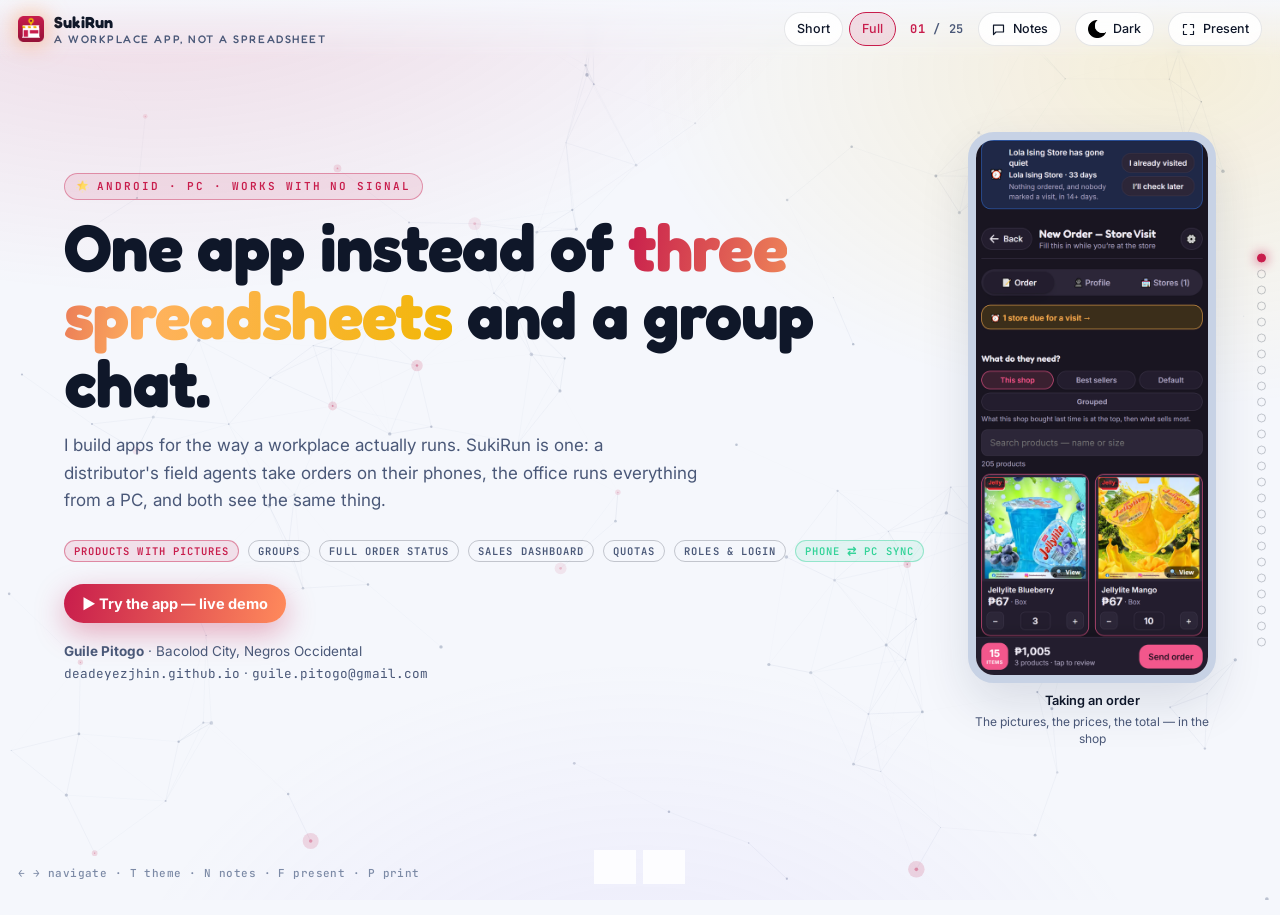
<file: index.html>
<!DOCTYPE html>
<html lang="en" data-theme="dark">
<head>
<meta charset="utf-8">
<meta name="viewport" content="width=device-width, initial-scale=1">
<title>SukiRun — one app instead of the spreadsheets</title>
<meta name="description" content="SukiRun: a workplace app for a distributor's field agents and office — products with pictures, groups, orders with a full status trail, a sales dashboard, quotas, roles and sync between phone and PC. And how the same approach fits other businesses. Portfolio presentation by Guile Pitogo.">
<link rel="icon" href="assets/suki-icon.png">
<link rel="preconnect" href="https://fonts.googleapis.com">
<link rel="preconnect" href="https://fonts.gstatic.com" crossorigin>
<link href="https://fonts.googleapis.com/css2?family=Inter:wght@300;400;500;600;700;800&family=Fredoka:wght@400;500;600;700&family=JetBrains+Mono:wght@400;600&display=swap" rel="stylesheet">
<link rel="stylesheet" href="deck.css?v=21">
</head>
<body>

<canvas id="stars"></canvas>
<div class="bg-wash"></div>
<div class="progress" id="prog"></div>

<header class="topbar">
  <div class="brand">
    <img src="assets/suki-icon.png" alt="">
    <div>SukiRun<small>A workplace app, not a spreadsheet</small></div>
  </div>
  <div class="spacer"></div>
  <div class="deckswitch" title="Short: the 12 slides to present. Full: everything, to read.">
    <button class="btn" data-set="short">Short</button><button class="btn" data-set="full">Full</button>
  </div>
  <span class="counter" id="counter"><b>01</b> / 25</span>
  <button class="btn" id="notesBtn" title="Toggle speaker notes (N)">
    <svg viewBox="0 0 24 24"><path d="M4 5h16v11H8l-4 4z"/></svg><span>Notes</span>
  </button>
  <button class="btn" id="themeBtn" title="Toggle light / dark (T)">
    <img class="icn tint" id="themeIcon" src="assets/sun.png" alt=""><span id="themeLabel">Light</span>
  </button>
  <button class="btn" id="fsBtn" title="Fullscreen (F)">
    <svg viewBox="0 0 24 24"><path d="M4 9V4h5M20 9V4h-5M4 15v5h5M20 15v5h-5"/></svg><span>Present</span>
  </button>
</header>

<nav class="rail" id="rail"></nav>

<div class="navarrows">
  <button class="btn" id="prevBtn"><svg viewBox="0 0 24 24"><path d="M15 5l-7 7 7 7"/></svg></button>
  <button class="btn" id="nextBtn"><svg viewBox="0 0 24 24"><path d="M9 5l7 7-7 7"/></svg></button>
</div>
<div class="hint">← → navigate · T theme · N notes · F present · P print</div>

<main class="deck" id="deck">

<!-- ═══════════ 01 · COVER ═══════════ -->
<section class="slide" data-title="Cover" data-short>
  <div class="wrap appsplit">
    <div>
      <span class="eyebrow"><img class="icn tint" style="width:13px;height:13px" src="assets/star.png" alt="">Android · PC · works with no signal</span>
      <h1>One app instead of <span class="grad">three spreadsheets</span> and a group chat.</h1>
      <p class="sub" style="max-width:58ch">I build apps for the way a workplace actually runs. SukiRun is one: a distributor's field agents take orders on their phones, the office runs everything from a PC, and both see the same thing.</p>
      <div class="cover-badges">
        <span class="pill acc">Products with pictures</span>
        <span class="pill">Groups</span>
        <span class="pill">Full order status</span>
        <span class="pill">Sales dashboard</span>
        <span class="pill">Quotas</span>
        <span class="pill">Roles &amp; login</span>
        <span class="pill good">Phone ⇄ PC sync</span>
      </div>
      <div style="margin-top:22px;display:flex;gap:10px;flex-wrap:wrap">
        <a class="try" href="https://deadeyezjhin.github.io/sukirun-deck/demo/" target="_blank" rel="noopener">▶ Try the app — live demo</a>
      </div>
      <p class="sub" style="margin-top:18px;font-size:13.5px">
        <b>Guile Pitogo</b> · Bacolod City, Negros Occidental<br>
        <span class="mono">deadeyezjhin.github.io</span> · <span class="mono">guile.pitogo@gmail.com</span>
      </p>
    </div>
    <div class="shot">
      <div class="frame todo" data-shot="order-form.png">order-form.png</div>
      <div class="cap"><b>Taking an order</b>The pictures, the prices, the total — in the shop</div>
    </div>
  </div>
  <div class="speaker"><b>Speaker</b>Open with what they get, not how it was built. Every slide after this is one thing a boss asks about: products, groups, status, the dashboard, the agents' numbers, who can log in, and how the phone and the PC stay in step.</div>
</section>

<!-- ═══════════ 02 · BEFORE ═══════════ -->
<section class="slide" data-title="Before" data-short>
  <div class="wrap">
    <span class="eyebrow">Before</span>
    <h2>The same order was typed <span class="grad">three times</span></h2>
    <p class="sub">A distributor in Bacolod City. Field agents visit sari-sari stores and take orders for noodles, sauces and sweets.</p>
    <div class="grid g4">
      <div class="card"><div class="cardhead"><img class="icn mono" src="assets/cross.png" alt=""><h3>In the shop</h3></div>
        <p class="sub" style="margin:0">A notebook and a phone calculator. The customer changes their mind — the whole column is added up again.</p></div>
      <div class="card"><div class="cardhead"><img class="icn mono" src="assets/cross.png" alt=""><h3>In the group chat</h3></div>
        <p class="sub" style="margin:0">The order typed again into Messenger, standing in the street, numbered by hand.</p></div>
      <div class="card"><div class="cardhead"><img class="icn mono" src="assets/cross.png" alt=""><h3>At the warehouse</h3></div>
        <p class="sub" style="margin:0">Read off the chat and typed a third time to be packed. Three chances for a number to change.</p></div>
      <div class="card"><div class="cardhead"><img class="icn mono" src="assets/cross.png" alt=""><h3>At the office</h3></div>
        <p class="sub" style="margin:0">A spreadsheet of customers, one of products and prices, and the month's sales added up at the end of the month.</p></div>
    </div>
    <div class="note" style="margin-top:18px">
      <b>The rule I build by:</b> anything that makes a person redo work by hand is worth removing. Every screen in this deck exists because it removes one of those steps.
    </div>
  </div>
  <div class="speaker"><b>Speaker</b>Don't oversell. There was no system to replace — there was a notebook, a calculator, a chat and some spreadsheets.</div>
</section>

<!-- ═══════════ 03 · AFTER ═══════════ -->
<section class="slide" data-title="After">
  <div class="wrap">
    <span class="eyebrow">After</span>
    <h2>Every spreadsheet became <span class="grad">a screen that does the work</span></h2>
    <p class="sub">A spreadsheet holds a list. An app holds the work: it knows who is allowed to change what, what happens next, and it adds itself up.</p>
    <div class="ba">
      <div class="head">What they kept by hand</div><div></div><div class="head h2">What the app does instead</div>
      <div class="was"><b>Customers spreadsheet</b> — names, numbers, addresses</div><div class="arr">→</div>
      <div class="now"><b>Store book</b> — saved from the order itself, with what each shop bought last time</div>
      <div class="was"><b>Products spreadsheet</b> — prices that go out of date</div><div class="arr">→</div>
      <div class="now"><b>Catalogue with pictures</b> — one price list, changed once in the office, on every phone</div>
      <div class="was"><b>Notebook + calculator</b></div><div class="arr">→</div>
      <div class="now"><b>Order form</b> — tap the product, the total is always right</div>
      <div class="was"><b>Messenger + retyping</b></div><div class="arr">→</div>
      <div class="now"><b>Send to office</b> — the warehouse gets the exact order; a copy is still ready to paste in the chat</div>
      <div class="was"><b>"Is my order coming?"</b> phone calls</div><div class="arr">→</div>
      <div class="now"><b>Full status</b> — sent, confirmed, packed, delivered, with who and when</div>
      <div class="was"><b>Month-end sales tally</b></div><div class="arr">→</div>
      <div class="now"><b>Dashboard and quotas</b> — every agent's day, week and month, live</div>
    </div>
  </div>
</section>

<!-- ═══════════ 04 · LOGIN & ROLES ═══════════ -->
<section class="slide" data-title="Login and roles" data-short>
  <div class="wrap appsplit two">
    <div>
      <span class="eyebrow">Accounts</span>
      <h2>Everyone logs in, and sees <span class="grad">only their job</span></h2>
      <p class="sub">One app, five kinds of screen. The office decides who is what.</p>
      <div class="grid g2">
        <div class="card tight"><div class="cardhead"><img class="icn mono" src="assets/padlock.png" alt=""><h3>Accounts</h3></div>
          <ul class="clean">
            <li>Email and password, per person</li>
            <li>A new sign-up starts with <b>nothing</b> — the office gives the role</li>
            <li>Switch someone off and their phone stops getting the list</li>
          </ul></div>
        <div class="card tight"><div class="cardhead"><img class="icn mono" src="assets/crown.png" alt=""><h3>Five roles</h3></div>
          <ul class="clean">
            <li><b>Field agent</b> — takes orders, sees only their own shops</li>
            <li><b>Admin / secretary</b> — confirms, sees everyone</li>
            <li><b>Warehouse</b> — products, prices, pictures</li>
            <li><b>Delivery</b> — packs and delivers</li>
            <li><b>Store owner</b> — orders directly</li>
          </ul></div>
      </div>
      <div class="note">The rules are enforced by the <b>database</b>, not just by hiding buttons. An agent's phone is never sent another agent's customers.</div>
    </div>
    <div class="shots">
      <div class="shot">
        <div class="frame todo" data-shot="login.png">login.png</div>
        <div class="cap"><b>Log in</b>Once online, then it works offline</div>
      </div>
      <div class="shot">
        <div class="frame todo" data-shot="home.png">home.png</div>
        <div class="cap"><b>The roles</b>Each opens a different screen</div>
      </div>
    </div>
  </div>
  <div class="speaker"><b>Speaker</b>Bosses ask "can an agent see the other agents' customers?" — the answer is no, and it is the database that says no.</div>
</section>

<!-- ═══════════ 05 · PRODUCTS ═══════════ -->
<section class="slide" data-title="Products" data-short>
  <div class="wrap appsplit wide">
    <div>
      <span class="eyebrow">Product system</span>
      <h2>Products, <span class="grad">with the picture</span></h2>
      <p class="sub" style="margin-bottom:12px">Agents sell by showing the pack. The catalogue is pictures first.</p>
      <div class="card tight"><div class="cardhead"><img class="icn mono" src="assets/layer-up.png" alt=""><h3>Change it once</h3></div>
        <p class="sub" style="margin:0">Price, name, picture or pack size is changed in the office and reaches every phone. Orders already sent keep the price they were agreed at.</p></div>
      <div class="card tight" style="margin-top:10px"><div class="cardhead"><img class="icn mono" src="assets/defence.png" alt=""><h3>Hide, don't delete</h3></div>
        <p class="sub" style="margin:0">Out of stock this week? One tap takes it off every agent's list, and one tap brings it back.</p></div>
      <div class="card tight" style="margin-top:10px"><div class="cardhead"><img class="icn mono" src="assets/moon.png" alt=""><h3>Pictures with no signal</h3></div>
        <p class="sub" style="margin:0">Photos are saved on the phone, so the catalogue still shows in a shop with no signal.</p></div>
    </div>
    <div class="shot wide desk">
      <div class="frame todo" data-shot="admin-products.png">admin-products.png</div>
      <div class="cap"><b>Products Management</b>On the office PC — every card has its group, price and pack</div>
    </div>
  </div>
</section>

<!-- ═══════════ 06 · GROUPS ═══════════ -->
<section class="slide" data-title="Groups" data-short>
  <div class="wrap">
    <span class="eyebrow">Group system</span>
    <h2>200 products, found in <span class="grad">two taps</span></h2>
    <p class="sub">Scrolling 200 pictures in front of a customer is slow. The office sorts products into groups with a colour; the agent opens the group the customer asked about.</p>
    <div class="pair three">
      <div class="shot">
        <div class="frame todo" data-shot="grouped.png">grouped.png</div>
        <div class="cap"><b>The agent's phone</b>Groups, with the best seller on the cover</div>
      </div>
      <div class="shot wide desk zoom" style="--ar:1380/561">
        <div class="frame todo" data-shot="admin-groups-zoom.png">admin-groups-zoom.png</div>
        <div class="cap"><b>The office</b>Make, rename, colour and re-order groups — every phone follows</div>
      </div>
      <div class="side">
        <div class="card tight"><h3 style="font-size:14px;margin:0 0 4px">One product, two groups</h3><p class="sub" style="margin:0;font-size:12.8px">A jar of sweets can sit in Sweets and in Jar candy.</p></div>
        <div class="card tight"><h3 style="font-size:14px;margin:0 0 4px">Groups itself</h3><p class="sub" style="margin:0;font-size:12.8px">A new product is placed beside the products named like it.</p></div>
        <div class="card tight"><h3 style="font-size:14px;margin:0 0 4px">Shows what's unsure</h3><p class="sub" style="margin:0;font-size:12.8px">A guess is marked with "?" until someone confirms it.</p></div>
      </div>
    </div>
  </div>
</section>

<!-- ═══════════ 07 · NOTHING FORGOTTEN ═══════════ -->
<section class="slide" data-title="Nothing forgotten">
  <div class="wrap">
    <span class="eyebrow">Adding a product</span>
    <h2>It tells you <span class="grad">what you forgot</span></h2>
    <p class="sub">A product added without a price or a picture is a product an agent cannot sell. So the app checks before it saves, and keeps a list of anything still unfinished.</p>
    <div class="pair">
      <div class="shot">
        <div class="frame todo" data-shot="add-forgot.png">add-forgot.png</div>
        <div class="cap"><b>Add product</b>The empty boxes shake and light up; the group is already picked from the name</div>
      </div>
      <div class="shot wide desk zoom" style="--ar:1380/538">
        <div class="frame todo" data-shot="admin-missing-zoom.png">admin-missing-zoom.png</div>
        <div class="cap"><b>Missing something</b>Every product with no photo, price, pack or group — one tab, gone when there is nothing left</div>
      </div>
    </div>
  </div>
  <div class="speaker"><b>Speaker</b>This came from a real mistake: a product added in a hurry with no group ended up in a folder of its own. The fix was not a warning in a manual — it was the app catching it.</div>
</section>

<!-- ═══════════ 08 · TAKING AN ORDER ═══════════ -->
<section class="slide" data-title="Taking an order">
  <div class="wrap">
    <span class="eyebrow">The job itself</span>
    <h2>An order, <span class="grad">start to finish</span>, in the shop</h2>
    <p class="sub">The agent hands the phone across the counter. The customer sees the pictures and the total, not a notebook.</p>
    <div class="shots">
      <div class="shot">
        <div class="frame todo" data-shot="order-form.png">order-form.png</div>
        <div class="cap"><b>1 · Pick</b>What this shop bought last time comes first</div>
      </div>
      <div class="shot">
        <div class="frame todo" data-shot="cart.png">cart.png</div>
        <div class="cap"><b>2 · Check</b>The basket, changed as many times as they like</div>
      </div>
      <div class="shot">
        <div class="frame todo" data-shot="summary.png">summary.png</div>
        <div class="cap"><b>3 · Send</b>To the office, and a copy ready for the group chat</div>
      </div>
    </div>
  </div>
</section>

<!-- ═══════════ 09 · FULL STATUS ═══════════ -->
<section class="slide" data-title="Full status" data-short>
  <div class="wrap appsplit two">
    <div>
      <span class="eyebrow">Full status system</span>
      <h2>Every order has <span class="grad">a trail</span></h2>
      <p class="sub">Sent → Confirmed → On the way → Delivered, and underneath it every step with <b>who</b> did it and <b>when</b>.</p>
      <div class="tl">
        <div class="step"><h3>The agent</h3><p>Sees their order move without calling the office.</p></div>
        <div class="step"><h3>The office</h3><p>Confirms, assigns a driver, marks packed — and can take a step back. Taking it back is written down too.</p></div>
        <div class="step"><h3>The warehouse and driver</h3><p>Packed, delivered, paid — each one a stamp with a name on it.</p></div>
        <div class="step"><h3>The boss</h3><p>"Where is this order and who touched it?" has an answer on one screen.</p></div>
      </div>
    </div>
    <div class="shots">
      <div class="shot">
        <div class="frame todo" data-shot="profile-today.png">profile-today.png</div>
        <div class="cap"><b>The agent's view</b>A bar per order</div>
      </div>
      <div class="shot">
        <div class="frame todo" data-shot="status-timeline.png">status-timeline.png</div>
        <div class="cap"><b>Full status</b>Who did what, and when</div>
      </div>
    </div>
  </div>
</section>

<!-- ═══════════ 10 · DASHBOARD ═══════════ -->
<section class="slide" data-title="Dashboard" data-short>
  <div class="wrap appsplit wide">
    <div>
      <span class="eyebrow">Dashboard</span>
      <h2>The office, <span class="grad">at a glance</span></h2>
      <p class="sub" style="margin-bottom:12px">Opened on a PC. The four numbers at the top are the ones the office asks every morning.</p>
      <div class="grid g2">
        <div class="card tight"><div class="kpi acc" style="font-size:26px">New</div><div class="lbl">Orders nobody has opened yet</div></div>
        <div class="card tight"><div class="kpi acc" style="font-size:26px">₱</div><div class="lbl">Value waiting to be confirmed</div></div>
        <div class="card tight"><div class="kpi acc" style="font-size:26px">Pack</div><div class="lbl">Confirmed, still to pack</div></div>
        <div class="card tight"><div class="kpi acc" style="font-size:26px">Owed</div><div class="lbl">Delivered but unpaid</div></div>
      </div>
      <div class="note">Filter by agent, date or status and the numbers follow the filter — they always describe what is on screen.</div>
    </div>
    <div class="shot wide desk">
      <div class="frame todo" data-shot="admin-orders.png">admin-orders.png</div>
      <div class="cap"><b>Admin → Orders</b>New, confirmed, packed, delivered, unpaid — one click each</div>
    </div>
  </div>
</section>

<!-- ═══════════ 11 · AGENTS: DAILY SALES & QUOTA ═══════════ -->
<section class="slide" data-title="Daily sales and quota" data-short>
  <div class="wrap appsplit two">
    <div>
      <span class="eyebrow">Daily earnings &amp; quota</span>
      <h2>Each agent's day, week and <span class="grad">target</span></h2>
      <p class="sub">No month-end tally. The numbers add themselves up from the orders as they are sent.</p>
      <div class="card tight"><div class="cardhead"><img class="icn mono" src="assets/stopwatch.png" alt=""><h3>Day by day</h3></div>
        <p class="sub" style="margin:0">Monday to Saturday: orders, shops and pesos for each day. Tap back to see last week.</p></div>
      <div class="card tight" style="margin-top:10px"><div class="cardhead"><img class="icn mono" src="assets/fire.png" alt=""><h3>Monthly quota</h3></div>
        <p class="sub" style="margin:0">The office sets a target per agent. The agent sees a bar that fills, and how much is left to go.</p></div>
      <div class="card tight" style="margin-top:10px"><div class="cardhead"><img class="icn mono" src="assets/badge.png" alt=""><h3>The boss sees everyone</h3></div>
        <p class="sub" style="margin:0">The same board for any agent, from Admin → Team. Only orders actually sent are counted.</p></div>
    </div>
    <div class="shots">
      <div class="shot">
        <div class="frame todo" data-shot="profile.png">profile.png</div>
        <div class="cap"><b>The agent</b>My month, my week</div>
      </div>
      <div class="shot">
        <div class="frame todo" data-shot="agent-week.png">agent-week.png</div>
        <div class="cap"><b>The boss</b>Any agent, and their target</div>
      </div>
    </div>
  </div>
</section>

<!-- ═══════════ 12 · SYNC ═══════════ -->
<section class="slide" data-title="Sync" data-short>
  <div class="wrap">
    <span class="eyebrow">The biggest part</span>
    <h2>Phone and PC, <span class="grad">always the same</span> — even with no signal</h2>
    <p class="sub">Half the shops have no signal, so the phone saves first and syncs when it can.</p>
    <div class="syncrow">
      <div class="shot">
        <div class="frame todo" data-shot="summary.png">summary.png</div>
        <div class="cap"><b>Agent's phone</b>In the shop, no signal needed</div>
      </div>
      <div class="flow v">
        <div class="node hot"><div class="k">0 bars · in the shop</div><h3>Saved on the phone</h3><p>The order exists the moment it is sent. A badge says what is waiting.</p></div>
        <div class="to">↓</div>
        <div class="node"><div class="k">Back in signal</div><h3>Syncs by itself</h3><p>What waited goes up; what other phones did comes down.</p></div>
        <div class="to">⇅</div>
        <div class="node hot"><div class="k">One shared database</div><h3>Checked, then stored</h3><p>Who is allowed is checked on the server. No row is lost.</p></div>
      </div>
      <div class="shot wide desk">
        <div class="frame todo" data-shot="admin-orders.png">admin-orders.png</div>
        <div class="cap"><b>Office PC</b>Same app in a browser — the order is there as it arrives</div>
      </div>
    </div>
    <div class="grid g3 syncnotes" style="margin-top:14px">
      <div class="card tight"><div class="cardhead"><img class="icn mono" src="assets/check.png" alt=""><h3>Office → every phone</h3></div>
        <p class="sub" style="margin:0">A new price, a hidden product, a new group — on every agent's phone at the next sync.</p></div>
      <div class="card tight"><div class="cardhead"><img class="icn mono" src="assets/defence.png" alt=""><h3>Two people, one order</h3></div>
        <p class="sub" style="margin:0">Changes are merged row by row, not "last one wins". Two phones editing at once do not wipe each other out.</p></div>
      <div class="card tight"><div class="cardhead"><img class="icn mono" src="assets/lightning.png" alt=""><h3>Phone or PC, same account</h3></div>
        <p class="sub" style="margin:0">An Android app for the field, a browser tab for the office. One build, one list, one truth.</p></div>
    </div>
  </div>
  <div class="speaker"><b>Speaker</b>This is the part that separates an app from a shared spreadsheet. A shared sheet needs signal and lets the last person to save overwrite everyone else.</div>
</section>

<!-- ═══════════ 13 · NEXT: RECEIPT → STOCK ═══════════ -->
<section class="slide" data-title="Next: receipt to stock">
  <div class="wrap">
    <span class="eyebrow">Next step · not built yet</span>
    <h2>Print the receipt, <span class="grad">the stock takes care of itself</span></h2>
    <p class="sub">The warehouse packs like a cashier: pick the customer's products into a box, list them, print a receipt. If the office already has a stock or cashier system, I would connect to it, not replace it.</p>
    <div class="flow">
      <div class="node"><div class="k">Warehouse</div><h3>Pack the box</h3><p>Products listed as they go in.</p></div>
      <div class="to">→</div>
      <div class="node hot"><div class="k">Receipt printed</div><h3>Stock goes down</h3><p>Every line on the receipt comes off the count.</p></div>
      <div class="to">→</div>
      <div class="node"><div class="k">Stock reaches 0</div><h3>Hides itself</h3><p>Off every agent's list, so nobody offers what cannot be sent.</p></div>
      <div class="to">→</div>
      <div class="node"><div class="k">Restocked</div><h3>Comes back</h3><p>Back on the list for everyone.</p></div>
    </div>
    <div class="grid g2" style="margin-top:16px">
      <div class="card tight"><div class="cardhead"><img class="icn mono" src="assets/check.png" alt=""><h3>Already in the app</h3></div>
        <p class="sub" style="margin:0">A stock count the office owns, and hiding a product from every phone. This joins the two.</p></div>
      <div class="card tight"><div class="cardhead"><img class="icn mono" src="assets/warning.png" alt=""><h3>The honest gap</h3></div>
        <p class="sub" style="margin:0">An agent with no signal still sees the last list they downloaded. The fix is to show how old that list is, not pretend it is live.</p></div>
    </div>
  </div>
</section>

<!-- ═══════════ 14 · ANY BUSINESS ═══════════ -->
<section class="slide" data-title="Any business" data-short>
  <div class="wrap">
    <span class="eyebrow">Beyond this one company</span>
    <h2>Every business keeps <span class="grad">the same five lists</span></h2>
    <p class="sub">Different trade, same shape. Once I know where a business keeps these five, I know where the retyping is — and that is where an app pays for itself.</p>
    <div class="four">
      <div class="card"><div class="big">👥</div><h3>Customers</h3><p>Who buys, where they are, what they bought last</p></div>
      <div class="card"><div class="big">📦</div><h3>Products</h3><p>Or services — with a price and a picture</p></div>
      <div class="card"><div class="big">🧾</div><h3>Orders</h3><p>Or jobs, bookings, tickets</p></div>
      <div class="card"><div class="big">🧑‍💼</div><h3>People</h3><p>Who took it, who did it, their target</p></div>
      <div class="card"><div class="big">🚦</div><h3>Status</h3><p>Where each one is right now</p></div>
    </div>
    <div class="note" style="margin-top:18px"><b>How I start with any business:</b> follow one order from the first message to the money, and count every time something is written down twice. The next eight slides are that walk for eight kinds of business.</div>
  </div>
  <div class="speaker"><b>Speaker</b>This is the pitch to an employer who does not need an order app: I can walk their workflow and find where the work is done twice.</div>
</section>

<!-- ═══════════ 15 · SCENARIO: DISTRIBUTOR ═══════════ -->
<section class="slide" data-title="If you're a distributor">
  <div class="wrap">
    <span class="eyebrow">Scenario 1 of 8</span>
    <h2>If your business is <span class="grad">a distributor or wholesaler</span></h2>
    <p class="sub">Agents on the road, a warehouse, an office, and orders arriving by chat.</p>
    <div class="flow steps"><div class="node"><div class="k">Step 1</div><h3>Shop visit</h3><p>Agent opens the store</p></div><div class="to">→</div><div class="node hot"><div class="k">Step 2</div><h3>Order on the phone</h3><p>Total in front of the owner</p></div><div class="to">→</div><div class="node"><div class="k">Step 3</div><h3>Office confirms</h3><p>One click, on the PC</p></div><div class="to">→</div><div class="node hot"><div class="k">Step 4</div><h3>Packed</h3><p>Warehouse stamps it</p></div><div class="to">→</div><div class="node"><div class="k">Step 5</div><h3>Delivered + paid</h3><p>Driver closes it</p></div></div>
    <div class="scen">
      <div class="card pain"><div class="cardhead"><img class="icn mono" src="assets/cross.png" alt=""><h3>Today</h3></div>
        <ul class="clean"><li>Orders in Messenger, retyped for the warehouse</li><li>Agents quoting old prices</li><li>Sales per agent counted at month end</li><li>"Is my order coming?" calls</li></ul></div>
      <div class="card build"><div class="cardhead"><img class="icn mono" src="assets/lightning.png" alt=""><h3>What I'd build</h3></div>
        <ul class="clean"><li>Exactly SukiRun: order form, catalogue, groups</li><li>Office dashboard and full status</li><li>Quota per agent, day by day</li><li>Works with no signal</li></ul></div>
      <div class="card reuse"><div class="cardhead"><img class="icn mono" src="assets/check.png" alt=""><h3>Already proven</h3></div>
        <ul class="clean"><li>56 releases, in use by field agents</li><li>200+ products with pictures</li><li>Android app + PC browser, one build</li></ul></div>
    </div>
  </div>
</section>

<!-- ═══════════ 16 · SCENARIO: RETAIL ═══════════ -->
<section class="slide" data-title="If you're a shop">
  <div class="wrap">
    <span class="eyebrow">Scenario 2 of 8</span>
    <h2>If your business is <span class="grad">a store</span> — sari-sari, hardware, pharmacy</h2>
    <p class="sub">One counter, a stockroom, customers on credit, and an owner who is not always there.</p>
    <div class="flow steps"><div class="node"><div class="k">Step 1</div><h3>Customer picks</h3><p>At the counter</p></div><div class="to">→</div><div class="node hot"><div class="k">Step 2</div><h3>Tap to sell</h3><p>Total and change</p></div><div class="to">→</div><div class="node"><div class="k">Step 3</div><h3>Stock −1</h3><p>By itself</p></div><div class="to">→</div><div class="node hot"><div class="k">Step 4</div><h3>On credit?</h3><p>Into their page of the book</p></div><div class="to">→</div><div class="node"><div class="k">Step 5</div><h3>Owner sees it</h3><p>Today’s sales, from home</p></div></div>
    <div class="scen">
      <div class="card pain"><div class="cardhead"><img class="icn mono" src="assets/cross.png" alt=""><h3>Today</h3></div>
        <ul class="clean"><li>A notebook of who owes what (utang)</li><li>Stock checked by looking at the shelf</li><li>Prices in the cashier's head</li><li>The owner can't see today's sales from home</li></ul></div>
      <div class="card build"><div class="cardhead"><img class="icn mono" src="assets/lightning.png" alt=""><h3>What I'd build</h3></div>
        <ul class="clean"><li>A counter screen: tap to sell, total and change</li><li>Stock that goes down with every sale, and a low-stock list</li><li>A credit book per customer, with what they took</li><li>Today's sales on the owner's phone</li></ul></div>
      <div class="card reuse"><div class="cardhead"><img class="icn mono" src="assets/check.png" alt=""><h3>Carried over from Suki</h3></div>
        <ul class="clean"><li>Product catalogue with pictures and groups</li><li>Stock the office owns</li><li>Cashier vs owner roles</li><li>Day-by-day board, offline sync</li></ul></div>
    </div>
  </div>
</section>

<!-- ═══════════ 17 · SCENARIO: FOOD ═══════════ -->
<section class="slide" data-title="If you sell food">
  <div class="wrap">
    <span class="eyebrow">Scenario 3 of 8</span>
    <h2>If your business is <span class="grad">food</span> — a restaurant, bakery or home kitchen</h2>
    <p class="sub">Orders from a Facebook page and Messenger, a kitchen, and riders.</p>
    <div class="flow steps"><div class="node"><div class="k">Step 1</div><h3>Message arrives</h3><p>Page or Messenger</p></div><div class="to">→</div><div class="node hot"><div class="k">Step 2</div><h3>New</h3><p>One list, nothing scrolled past</p></div><div class="to">→</div><div class="node"><div class="k">Step 3</div><h3>Cooking</h3><p>Kitchen tablet</p></div><div class="to">→</div><div class="node hot"><div class="k">Step 4</div><h3>Ready</h3><p>Customer told</p></div><div class="to">→</div><div class="node"><div class="k">Step 5</div><h3>Picked up + paid</h3><p>Day’s sales add up</p></div></div>
    <div class="scen">
      <div class="card pain"><div class="cardhead"><img class="icn mono" src="assets/cross.png" alt=""><h3>Today</h3></div>
        <ul class="clean"><li>Orders scattered across chats and screenshots</li><li>The kitchen works from a photo of a message</li><li>Pickup times forgotten, an order missed</li><li>Who has paid? Scroll up and check</li></ul></div>
      <div class="card build"><div class="cardhead"><img class="icn mono" src="assets/lightning.png" alt=""><h3>What I'd build</h3></div>
        <ul class="clean"><li>Every order in one list: New → Cooking → Ready → Picked up</li><li>A kitchen screen on a tablet</li><li>A reply to paste back to the customer</li><li>Today's sales and best sellers</li></ul></div>
      <div class="card reuse"><div class="cardhead"><img class="icn mono" src="assets/check.png" alt=""><h3>Carried over from Suki</h3></div>
        <ul class="clean"><li>The order form and the copied summary</li><li>Full status with who and when</li><li>Menu as a catalogue with groups</li><li>Cashier, kitchen and rider roles</li></ul></div>
    </div>
  </div>
</section>

<!-- ═══════════ 18 · SCENARIO: SERVICES ═══════════ -->
<section class="slide" data-title="If you sell a service">
  <div class="wrap">
    <span class="eyebrow">Scenario 4 of 8</span>
    <h2>If your business is <span class="grad">a service</span> — repair, laundry, aircon cleaning, salon</h2>
    <p class="sub">Jobs instead of products, technicians instead of agents.</p>
    <div class="flow steps"><div class="node"><div class="k">Step 1</div><h3>Item comes in</h3><p>Photo taken</p></div><div class="to">→</div><div class="node hot"><div class="k">Step 2</div><h3>Ticket</h3><p>Who, what, when</p></div><div class="to">→</div><div class="node"><div class="k">Step 3</div><h3>Working</h3><p>Assigned technician</p></div><div class="to">→</div><div class="node hot"><div class="k">Step 4</div><h3>Ready</h3><p>Message the customer</p></div><div class="to">→</div><div class="node"><div class="k">Step 5</div><h3>Released + paid</h3><p>Counted for the tech</p></div></div>
    <div class="scen">
      <div class="card pain"><div class="cardhead"><img class="icn mono" src="assets/cross.png" alt=""><h3>Today</h3></div>
        <ul class="clean"><li>Job slips on paper, lost or unreadable</li><li>Customers calling "is it done yet?"</li><li>Nobody knows which technician did how much</li><li>Parts used are never counted</li></ul></div>
      <div class="card build"><div class="cardhead"><img class="icn mono" src="assets/lightning.png" alt=""><h3>What I'd build</h3></div>
        <ul class="clean"><li>A job ticket with a photo of the item as it came in</li><li>Received → Working → Ready → Released, with a message to send the customer</li><li>Each technician's jobs per day and a monthly target</li><li>Parts taken off stock as they are used</li></ul></div>
      <div class="card reuse"><div class="cardhead"><img class="icn mono" src="assets/check.png" alt=""><h3>Carried over from Suki</h3></div>
        <ul class="clean"><li>The status ladder and its timeline</li><li>Per-person week board and quota</li><li>Photos that work offline</li><li>Accounts and roles</li></ul></div>
    </div>
  </div>
</section>

<!-- ═══════════ SCENARIO 5 ═══════════ -->
<section class="slide" data-title="If you deliver water or LPG">
  <div class="wrap">
    <span class="eyebrow">Scenario 5 of 8</span>
    <h2>If your business is <span class="grad">delivery</span> — water refilling, LPG, rice</h2>
    <p class="sub">Regular customers, riders on motorbikes, and containers that have to come back.</p>
    <div class="flow steps"><div class="node"><div class="k">Step 1</div><h3>Customer texts</h3><p>Or calls, or walks in</p></div><div class="to">→</div><div class="node hot"><div class="k">Step 2</div><h3>Order in the list</h3><p>Their usual, one tap</p></div><div class="to">→</div><div class="node"><div class="k">Step 3</div><h3>Rider’s run</h3><p>In order, on his phone</p></div><div class="to">→</div><div class="node hot"><div class="k">Step 4</div><h3>Delivered</h3><p>Empties collected</p></div><div class="to">→</div><div class="node"><div class="k">Step 5</div><h3>Paid or on account</h3><p>Cash counted per rider</p></div></div>
    <div class="scen">
      <div class="card pain"><div class="cardhead"><img class="icn mono" src="assets/cross.png" alt=""><h3>Today</h3></div>
        <ul class="clean"><li>Orders taken on a notebook by the phone</li><li>Nobody knows which customer still has 4 gallons</li><li>Regulars forgotten when they stop ordering</li><li>Rider cash counted from memory at night</li></ul></div>
      <div class="card build"><div class="cardhead"><img class="icn mono" src="assets/lightning.png" alt=""><h3>What I'd build</h3></div>
        <ul class="clean"><li>Each regular’s usual order, repeated in one tap</li><li>Containers out, per customer</li><li>The rider’s run list for the day</li><li>Cash handed in per rider, per day</li></ul></div>
      <div class="card reuse"><div class="cardhead"><img class="icn mono" src="assets/check.png" alt=""><h3>Carried over from Suki</h3></div>
        <ul class="clean"><li>The store book and "what they bought last time"</li><li>"Gone quiet" alerts for regulars</li><li>Delivery role and status</li><li>Works where the rider has no signal</li></ul></div>
    </div>
  </div>
</section>

<!-- ═══════════ SCENARIO 6 ═══════════ -->
<section class="slide" data-title="If you run a clinic">
  <div class="wrap">
    <span class="eyebrow">Scenario 6 of 8</span>
    <h2>If your business is <span class="grad">a clinic</span> — dental, vet or medical</h2>
    <p class="sub">Bookings and walk-ins, a queue at the front desk, and patients who should come back.</p>
    <div class="flow steps"><div class="node"><div class="k">Step 1</div><h3>Book</h3><p>By phone or at the desk</p></div><div class="to">→</div><div class="node hot"><div class="k">Step 2</div><h3>Waiting</h3><p>Today’s queue on a tablet</p></div><div class="to">→</div><div class="node"><div class="k">Step 3</div><h3>Seen</h3><p>Notes and photos</p></div><div class="to">→</div><div class="node hot"><div class="k">Step 4</div><h3>Billed</h3><p>Paid, or balance kept</p></div><div class="to">→</div><div class="node"><div class="k">Step 5</div><h3>Due back</h3><p>Reminder list</p></div></div>
    <div class="scen">
      <div class="card pain"><div class="cardhead"><img class="icn mono" src="assets/cross.png" alt=""><h3>Today</h3></div>
        <ul class="clean"><li>Appointments in a notebook, walk-ins on top</li><li>History on paper cards that go missing</li><li>Follow-ups depend on someone remembering</li><li>The day’s income added up at closing</li></ul></div>
      <div class="card build"><div class="cardhead"><img class="icn mono" src="assets/lightning.png" alt=""><h3>What I'd build</h3></div>
        <ul class="clean"><li>A booking calendar and today’s queue</li><li>A patient card with history and photos</li><li>Bill, payments and balance per visit</li><li>A list of who is due back this week</li></ul></div>
      <div class="card reuse"><div class="cardhead"><img class="icn mono" src="assets/check.png" alt=""><h3>Carried over from Suki</h3></div>
        <ul class="clean"><li>A customer book with full history</li><li>Status: booked → waiting → seen → paid</li><li>Front desk vs doctor roles, enforced by the database</li><li>Photos that work offline</li></ul></div>
    </div>
  </div>
</section>

<!-- ═══════════ SCENARIO 7 ═══════════ -->
<section class="slide" data-title="If you build">
  <div class="wrap">
    <span class="eyebrow">Scenario 7 of 8</span>
    <h2>If your business is <span class="grad">construction</span> — a contractor or builder</h2>
    <p class="sub">Several sites at once, materials to order, and workers to pay every Saturday.</p>
    <div class="flow steps"><div class="node"><div class="k">Step 1</div><h3>Site opens</h3><p>One page per project</p></div><div class="to">→</div><div class="node hot"><div class="k">Step 2</div><h3>Materials asked</h3><p>By the foreman</p></div><div class="to">→</div><div class="node"><div class="k">Step 3</div><h3>Delivered to site</h3><p>Receipt photographed</p></div><div class="to">→</div><div class="node hot"><div class="k">Step 4</div><h3>Attendance</h3><p>Taken on site, offline</p></div><div class="to">→</div><div class="node"><div class="k">Step 5</div><h3>Payroll + billing</h3><p>Adds itself up weekly</p></div></div>
    <div class="scen">
      <div class="card pain"><div class="cardhead"><img class="icn mono" src="assets/cross.png" alt=""><h3>Today</h3></div>
        <ul class="clean"><li>Material requests sent by text</li><li>Receipts kept in a plastic bag</li><li>Attendance on paper, per site</li><li>Payroll rebuilt in Excel every Saturday</li></ul></div>
      <div class="card build"><div class="cardhead"><img class="icn mono" src="assets/lightning.png" alt=""><h3>What I'd build</h3></div>
        <ul class="clean"><li>Material requests per site, with a status</li><li>A photo of every receipt, filed to its site</li><li>Daily attendance from the foreman’s phone</li><li>Payroll and cost per site, ready on Saturday</li></ul></div>
      <div class="card reuse"><div class="cardhead"><img class="icn mono" src="assets/check.png" alt=""><h3>Carried over from Suki</h3></div>
        <ul class="clean"><li>Offline-first — sites rarely have signal</li><li>Status with who and when</li><li>Per-person week board</li><li>Photos stored on the phone until they can upload</li></ul></div>
    </div>
  </div>
</section>

<!-- ═══════════ SCENARIO 8 ═══════════ -->
<section class="slide" data-title="If you rent things out">
  <div class="wrap">
    <span class="eyebrow">Scenario 8 of 8</span>
    <h2>If your business is <span class="grad">rentals</span> — cars, equipment, event supplies</h2>
    <p class="sub">The same item cannot be in two places, and it has to come back in one piece.</p>
    <div class="flow steps"><div class="node"><div class="k">Step 1</div><h3>Inquiry</h3><p>Is it free on the 14th?</p></div><div class="to">→</div><div class="node hot"><div class="k">Step 2</div><h3>Reserved</h3><p>Deposit taken</p></div><div class="to">→</div><div class="node"><div class="k">Step 3</div><h3>Out</h3><p>Photos at hand-over</p></div><div class="to">→</div><div class="node hot"><div class="k">Step 4</div><h3>Returned</h3><p>Checked against the photos</p></div><div class="to">→</div><div class="node"><div class="k">Step 5</div><h3>Paid</h3><p>Balance settled</p></div></div>
    <div class="scen">
      <div class="card pain"><div class="cardhead"><img class="icn mono" src="assets/cross.png" alt=""><h3>Today</h3></div>
        <ul class="clean"><li>Double bookings, found out on the day</li><li>"Is it available?" answered from memory</li><li>Damage arguments with no photos</li><li>Deposits tracked on paper</li></ul></div>
      <div class="card build"><div class="cardhead"><img class="icn mono" src="assets/lightning.png" alt=""><h3>What I'd build</h3></div>
        <ul class="clean"><li>A calendar of what is out, and when</li><li>It refuses to book what is already out</li><li>Hand-over and return photos</li><li>Deposit and balance per booking</li></ul></div>
      <div class="card reuse"><div class="cardhead"><img class="icn mono" src="assets/check.png" alt=""><h3>Carried over from Suki</h3></div>
        <ul class="clean"><li>Catalogue with pictures and groups</li><li>The full status timeline</li><li>Photos that work offline</li><li>Staff vs owner roles</li></ul></div>
    </div>
  </div>
</section>

<!-- ═══════════ KEEP YOUR SPREADSHEET ═══════════ -->
<section class="slide" data-title="Keep your spreadsheet" data-short>
  <div class="wrap">
    <span class="eyebrow">"We don't want to leave our spreadsheet"</span>
    <h2>Keep it. The app can <span class="grad">read it and write to it</span>.</h2>
    <p class="sub">An app can work with a Google Sheet instead of replacing it. The one rule: <b>every list has one place where it is typed</b>.</p>
    <div class="grid g3">
      <div class="card"><div class="cardhead"><img class="icn mono" src="assets/check.png" alt=""><h3>Sheet → app</h3></div>
        <p class="sub" style="margin:0 0 8px"><b>Your sheet stays the price list.</b> The office edits products and prices in the sheet, as today. Every phone picks them up at its next sync.</p>
        <span class="pill good">Safe</span></div>
      <div class="card"><div class="cardhead"><img class="icn mono" src="assets/check.png" alt=""><h3>App → sheet</h3></div>
        <p class="sub" style="margin:0 0 8px"><b>Orders land in your sheet.</b> Every order becomes a new row, with a daily-totals tab. Your filters, formulas and pivot tables keep working.</p>
        <span class="pill good">Safe</span></div>
      <div class="card"><div class="cardhead"><img class="icn mono" src="assets/warning.png" alt=""><h3>Both ways, same list</h3></div>
        <p class="sub" style="margin:0 0 8px"><b>Possible, but I'd advise against it.</b> Two people change the same number in two places and the last one silently wins. A sheet has no "who is allowed", no history, and cannot be edited offline.</p>
        <span class="pill warn">Risky</span></div>
    </div>
    <div class="flow" style="margin-top:16px">
      <div class="node"><div class="k">Month 1</div><h3>Nothing changes</h3><p>The sheet stays. The app reads it and writes orders into it.</p></div>
      <div class="to">→</div>
      <div class="node hot"><div class="k">Month 2</div><h3>One list moves</h3><p>Whichever hurts most — usually orders — is typed in the app only.</p></div>
      <div class="to">→</div>
      <div class="node"><div class="k">When they're ready</div><h3>The rest follow</h3><p>Or never. The sheet can stay a report for as long as they like it.</p></div>
    </div>
    <div class="note"><b>Learned the hard way on SukiRun:</b> prices started in a Google Sheet and moved into the app, because two places owning the same price quietly disagreed. A spreadsheet is a great report and a risky boss.</div>
  </div>
  <div class="speaker"><b>Speaker</b>This answers the objection before it is raised: nobody has to throw anything away on day one. The app joins their sheet, then earns its place one list at a time.</div>
</section>

<!-- ═══════════ 19 · HOW I WORK ═══════════ -->
<section class="slide" data-title="How I work">
  <div class="wrap">
    <span class="eyebrow">How I work</span>
    <h2>I measure before I build</h2>
    <p class="sub">The app records what really happens, so I decide from that — not from guessing.</p>
    <div class="grid g4">
      <div class="card tight"><div class="kpi acc">1</div><div class="lbl">Follow the work</div><p class="sub" style="margin:8px 0 0;font-size:13px">Find every place something is written down twice.</p></div>
      <div class="card tight"><div class="kpi acc">2</div><div class="lbl">Build for both ends</div><p class="sub" style="margin:8px 0 0;font-size:13px">The phone in the field and the PC in the office.</p></div>
      <div class="card tight"><div class="kpi acc">3</div><div class="lbl">Test in the real app</div><p class="sub" style="margin:8px 0 0;font-size:13px">On a phone and on a PC, with made-up data — never a real customer's.</p></div>
      <div class="card tight"><div class="kpi acc">4</div><div class="lbl">Ship one version</div><p class="sub" style="margin:8px 0 0;font-size:13px">With what changed written in plain words for the people using it.</p></div>
    </div>
    <div class="note" style="margin-top:18px"><b>What I chose not to build is part of the work.</b> A map of shops, reports and payment tracking were all designed — and parked, because the data showed nobody would use them yet. A screen nobody opens is cost, not value.</div>
    <div class="grid g4" style="margin-top:14px">
      <div class="card tight"><div class="kpi">56</div><div class="lbl">Releases</div></div>
      <div class="card tight"><div class="kpi">200+</div><div class="lbl">Products, with pictures</div></div>
      <div class="card tight"><div class="kpi">4.7 MB</div><div class="lbl">Android app</div></div>
      <div class="card tight"><div class="kpi">₱0</div><div class="lbl">Running cost</div></div>
    </div>
  </div>
</section>

<!-- ═══════════ 20 · THANK YOU ═══════════ -->
<section class="slide" data-title="Thank you" data-short>
  <div class="wrap" style="display:flex;flex-direction:column;justify-content:center;min-height:calc(100vh - 170px)">
    <span class="eyebrow"><img class="icn tint" style="width:13px;height:13px" src="assets/star.png" alt="">SukiRun</span>
    <h1>Tell me how your business runs — <span class="grad">I'll show you where the retyping is</span>.</h1>
    <p class="sub" style="max-width:62ch">Distributor, store, kitchen, clinic, site or rental yard: the lists are the same, and so is the fix. One app that the field and the office both use.</p>
    <div class="grid g3" style="margin-top:22px">
      <div class="card"><div class="cardhead"><h3>Guile Pitogo</h3></div>
        <ul class="clean">
          <li>Bacolod City, Negros Occidental</li>
          <li><span class="mono">guile.pitogo@gmail.com</span></li>
        </ul></div>
      <div class="card"><div class="cardhead"><h3>More work</h3></div>
        <ul class="clean">
          <li><span class="mono">deadeyezjhin.github.io</span></li>
          <li>Kokoro SRT Studio — browser TTS with word-level captions</li>
          <li>Shindo Thumbnail Maker</li>
        </ul></div>
      <div class="card"><div class="cardhead"><h3>The app</h3></div>
        <ul class="clean">
          <li><a class="try small" href="https://deadeyezjhin.github.io/sukirun-deck/demo/" target="_blank" rel="noopener">▶ Try the live demo</a></li>
          <li>Android + any web browser</li>
          <li>Releases: <span class="mono">github.com/DeadEyeZJhin/sukirun-releases</span></li>
          <li>Works offline, syncs when it can</li>
        </ul></div>
    </div>
    <p class="sub" style="margin-top:18px;font-size:12.5px;color:var(--dim)">
      Screenshots use an invented company, invented shops and invented people. No real customer, shop, person or total appears in this deck.
    </p>
  </div>
</section>

</main>

<script src="deck.js?v=15"></script>
</body>
</html>
</file>
<file: deck.css>
/* ============================================================
   THEME TOKENS
   ============================================================ */
:root{
  --accent:#FF4D7E;          /* SukiRun rose, lifted for the dark theme */
  --accent-2:#F2B705;        /* the app's gold */
  --good:#34D399;
  --bad:#F87171;
  --warn:#FBBF24;
  --violet:#A78BFA;
  --radius:16px;
  --mono:'JetBrains Mono',ui-monospace,SFMono-Regular,Menlo,Consolas,monospace;
  --sans:'Inter',system-ui,-apple-system,'Segoe UI',Roboto,sans-serif;
  --display:'Fredoka','Inter',system-ui,sans-serif;   /* the app's own display face */
}
:root[data-theme="dark"]{
  --bg:#05070f;
  --bg-2:#0a0f1e;
  --panel:rgba(18,24,42,.72);
  --panel-solid:#121828;
  --panel-2:rgba(255,255,255,.04);
  --stroke:rgba(255,255,255,.10);
  --stroke-strong:rgba(255,255,255,.20);
  --text:#E8EEFF;
  --muted:#93A1BF;
  --dim:#5F6E8C;
  --node:#131A2C;
  --node-line:#2A3652;
  --star:#DEE5F3;
  --shadow:0 24px 60px rgba(0,0,0,.55);
  --glow:0 0 0 1px rgba(255,77,126,.25), 0 12px 40px rgba(255,77,126,.10);
}
:root[data-theme="light"]{
  --bg:#F5F7FC;
  --bg-2:#EAEFF9;
  --panel:rgba(255,255,255,.86);
  --panel-solid:#ffffff;
  --panel-2:rgba(15,23,42,.03);
  --stroke:rgba(15,23,42,.10);
  --stroke-strong:rgba(15,23,42,.22);
  --text:#0F1729;
  --muted:#4A5878;
  --dim:#7C8AA6;
  --node:#FFFFFF;
  --node-line:#C7D2E5;
  --star:#5B6B8C;
  --shadow:0 20px 50px rgba(20,32,64,.12);
  --glow:0 0 0 1px rgba(200,29,76,.20), 0 12px 36px rgba(200,29,76,.10);
  --accent:#C81D4C;          /* the app's --primary, exactly */
}
*{box-sizing:border-box}
html,body{height:100%}
body{
  margin:0;background:var(--bg);color:var(--text);font-family:var(--sans);
  overflow:hidden;-webkit-font-smoothing:antialiased;
  transition:background .35s ease,color .35s ease;
}
#stars{position:fixed;inset:0;z-index:0;pointer-events:none}
.bg-wash{
  position:fixed;inset:0;z-index:0;pointer-events:none;
  background:
    radial-gradient(1100px 620px at 12% -10%, color-mix(in srgb,var(--accent) 16%, transparent), transparent 62%),
    radial-gradient(900px 560px at 92% 8%, color-mix(in srgb,var(--accent-2) 14%, transparent), transparent 60%),
    radial-gradient(900px 700px at 50% 120%, color-mix(in srgb,var(--violet) 12%, transparent), transparent 60%);
}

/* ============================================================
   CHROME
   ============================================================ */
.topbar{
  position:fixed;top:0;left:0;right:0;height:58px;z-index:40;
  display:flex;align-items:center;gap:14px;padding:0 18px;
  background:linear-gradient(to bottom,color-mix(in srgb,var(--bg) 92%,transparent),transparent);
  backdrop-filter:blur(6px);
}
.brand{display:flex;align-items:center;gap:10px;font-weight:700;letter-spacing:.2px}
.brand img{width:26px;height:26px;filter:drop-shadow(0 0 12px rgba(255,122,24,.55))}
.brand small{display:block;font-weight:500;font-size:11px;color:var(--muted);letter-spacing:.14em;text-transform:uppercase}
.spacer{flex:1}
.btn{
  display:inline-flex;align-items:center;gap:7px;height:34px;padding:0 12px;
  border:1px solid var(--stroke);border-radius:999px;background:var(--panel);
  color:var(--text);font:500 12.5px/1 var(--sans);cursor:pointer;
  backdrop-filter:blur(10px);transition:.18s;white-space:nowrap;
}
.btn:hover{border-color:var(--accent);color:var(--accent);transform:translateY(-1px)}
.btn svg{width:15px;height:15px;fill:none;stroke:currentColor;stroke-width:1.9;stroke-linecap:round;stroke-linejoin:round}
.counter{font:600 12px/1 var(--mono);color:var(--muted);letter-spacing:.06em}
.counter b{color:var(--accent)}

.progress{position:fixed;top:0;left:0;height:2px;background:linear-gradient(90deg,var(--accent),var(--accent-2));z-index:60;width:0;transition:width .35s cubic-bezier(.2,.9,.2,1)}

/* dot rail */
.rail{position:fixed;right:14px;top:50%;transform:translateY(-50%);z-index:40;display:flex;flex-direction:column;gap:7px}
.rail button{
  width:9px;height:9px;border-radius:50%;border:1px solid var(--stroke-strong);
  background:transparent;cursor:pointer;padding:0;transition:.2s;position:relative;
}
.rail button:hover{border-color:var(--accent);transform:scale(1.35)}
.rail button.on{background:var(--accent);border-color:var(--accent);box-shadow:0 0 12px var(--accent)}
.rail button::after{
  content:attr(data-t);position:absolute;right:18px;top:50%;transform:translateY(-50%) translateX(6px);
  background:var(--panel-solid);border:1px solid var(--stroke);color:var(--text);
  padding:4px 9px;border-radius:8px;font:500 11px var(--sans);white-space:nowrap;opacity:0;pointer-events:none;transition:.18s;
  box-shadow:var(--shadow);
}
.rail button:hover::after{opacity:1;transform:translateY(-50%) translateX(0)}

.navarrows{position:fixed;bottom:16px;left:50%;transform:translateX(-50%);z-index:40;display:flex;gap:8px;align-items:center}
.hint{position:fixed;bottom:20px;left:18px;z-index:40;font:500 11px var(--mono);color:var(--dim);letter-spacing:.04em}

/* ============================================================
   SLIDES
   ============================================================ */
.deck{position:relative;z-index:10;height:100%}
.slide{
  position:absolute;inset:0;padding:74px 5vw 66px;overflow-y:auto;overflow-x:hidden;
  opacity:0;visibility:hidden;transform:translateY(22px) scale(.985);
  transition:opacity .42s ease,transform .42s cubic-bezier(.2,.9,.2,1),visibility .42s;
  scrollbar-width:thin;scrollbar-color:var(--stroke-strong) transparent;
}
.slide::-webkit-scrollbar{width:8px}
.slide::-webkit-scrollbar-thumb{background:var(--stroke-strong);border-radius:9px}
.slide.on{opacity:1;visibility:visible;transform:none}
.wrap{max-width:1280px;margin:0 auto}
.eyebrow{
  display:inline-flex;align-items:center;gap:8px;font:600 11px/1 var(--mono);
  letter-spacing:.18em;text-transform:uppercase;color:var(--accent);
  border:1px solid color-mix(in srgb,var(--accent) 40%,transparent);
  background:color-mix(in srgb,var(--accent) 10%,transparent);
  padding:6px 11px;border-radius:999px;margin-bottom:14px;
}
h1{font-size:clamp(34px,5.4vw,66px);line-height:1.03;margin:0 0 14px;font-weight:800;letter-spacing:-.025em}
h2{font-size:clamp(24px,3.1vw,40px);line-height:1.1;margin:0 0 8px;font-weight:750;letter-spacing:-.02em}
h3{font-size:15.5px;margin:0 0 8px;font-weight:700;letter-spacing:-.01em}
.sub{color:var(--muted);font-size:clamp(13.5px,1.35vw,17px);line-height:1.6;max-width:78ch;margin:0 0 22px}
.grad{background:linear-gradient(100deg,var(--accent),#FFB25E 45%,var(--accent-2));-webkit-background-clip:text;background-clip:text;color:transparent}

.card{
  background:var(--panel);border:1px solid var(--stroke);border-radius:var(--radius);
  padding:16px 18px;backdrop-filter:blur(14px);box-shadow:var(--shadow);
}
.card.tight{padding:13px 14px}
.grid{display:grid;gap:14px}
.g2{grid-template-columns:repeat(2,minmax(0,1fr))}
.g3{grid-template-columns:repeat(3,minmax(0,1fr))}
.g4{grid-template-columns:repeat(4,minmax(0,1fr))}
@media(max-width:1000px){.g3,.g4{grid-template-columns:repeat(2,minmax(0,1fr))}}
@media(max-width:680px){.g2,.g3,.g4{grid-template-columns:1fr}}

.kpi{font:800 clamp(24px,3.4vw,40px)/1 var(--sans);letter-spacing:-.03em}
.kpi.good{color:var(--good)} .kpi.bad{color:var(--bad)} .kpi.acc{color:var(--accent)}
.lbl{font:600 10.5px/1.3 var(--mono);letter-spacing:.14em;text-transform:uppercase;color:var(--dim);margin-top:7px}

ul.clean{margin:0;padding:0;list-style:none}
ul.clean li{position:relative;padding-left:20px;margin:7px 0;font-size:13.6px;line-height:1.55;color:var(--muted)}
ul.clean li::before{content:"";position:absolute;left:3px;top:8px;width:6px;height:6px;border-radius:2px;background:var(--accent);transform:rotate(45deg)}
ul.clean li b,ul.clean li strong{color:var(--text);font-weight:650}
ul.yes li::before{background:var(--good)}
ul.no  li::before{background:var(--bad)}
ul.warn li::before{background:var(--warn)}

.pill{display:inline-flex;align-items:center;gap:6px;font:600 10.5px/1 var(--mono);letter-spacing:.1em;text-transform:uppercase;padding:5px 9px;border-radius:999px;border:1px solid var(--stroke-strong);color:var(--muted)}
.pill.good{color:var(--good);border-color:color-mix(in srgb,var(--good) 45%,transparent);background:color-mix(in srgb,var(--good) 10%,transparent)}
.pill.bad{color:var(--bad);border-color:color-mix(in srgb,var(--bad) 45%,transparent);background:color-mix(in srgb,var(--bad) 10%,transparent)}
.pill.warn{color:var(--warn);border-color:color-mix(in srgb,var(--warn) 45%,transparent);background:color-mix(in srgb,var(--warn) 10%,transparent)}
.pill.acc{color:var(--accent);border-color:color-mix(in srgb,var(--accent) 45%,transparent);background:color-mix(in srgb,var(--accent) 10%,transparent)}

.icn{width:18px;height:18px;object-fit:contain;flex:0 0 auto}
:root[data-theme="dark"] .icn.mono{filter:brightness(0) invert(1) opacity(.86)}
:root[data-theme="light"] .icn.mono{filter:brightness(0) opacity(.72)}
.icn.tint{filter:none}
.cardhead{display:flex;align-items:center;gap:9px;margin-bottom:10px}
.cardhead h3{margin:0}

table{width:100%;border-collapse:collapse;font-size:12.8px}
th,td{text-align:left;padding:9px 11px;border-bottom:1px solid var(--stroke)}
th{font:600 10.5px/1 var(--mono);letter-spacing:.13em;text-transform:uppercase;color:var(--dim);white-space:nowrap}
td{color:var(--muted)}
td b{color:var(--text)}
tbody tr:hover{background:var(--panel-2)}
code,.mono{font-family:var(--mono);font-size:.94em}
.ip{color:var(--accent-2);font-family:var(--mono);font-weight:600}
.tag{font-family:var(--mono);font-weight:600;color:var(--accent)}

.diagram{width:100%;overflow-x:auto}
.diagram svg{display:block;width:100%;height:auto;min-width:560px}

.note{
  margin-top:14px;border-left:3px solid var(--accent);background:var(--panel-2);
  padding:11px 14px;border-radius:0 12px 12px 0;font-size:13px;color:var(--muted);line-height:1.6;
}
.note b{color:var(--text)}
.note.bad{border-left-color:var(--bad)}
.note.good{border-left-color:var(--good)}

.split{display:grid;grid-template-columns:1fr 1fr;gap:16px}
@media(max-width:900px){.split{grid-template-columns:1fr}}
.vs{
  display:flex;align-items:center;justify-content:center;font:800 12px var(--mono);
  letter-spacing:.2em;color:var(--dim);
}

/* simulator */
.simwrap{display:grid;grid-template-columns:1fr 1fr;gap:14px}
@media(max-width:900px){.simwrap{grid-template-columns:1fr}}
.simcard{border-radius:var(--radius);border:1px solid var(--stroke);background:var(--panel);padding:14px;backdrop-filter:blur(14px)}
.simcard.on-bad{border-color:color-mix(in srgb,var(--bad) 38%,transparent)}
.simcard.on-good{border-color:color-mix(in srgb,var(--good) 38%,transparent)}
.simcard canvas{width:100%;height:190px;display:block;border-radius:10px;background:var(--panel-2)}
.readout{display:flex;gap:18px;flex-wrap:wrap;margin-top:10px}
.readout div{min-width:88px}
.readout .v{font:800 22px/1 var(--mono);letter-spacing:-.02em}
.readout .k{font:600 10px/1 var(--mono);letter-spacing:.13em;text-transform:uppercase;color:var(--dim);margin-top:6px}

.legend{display:flex;gap:14px;flex-wrap:wrap;font:500 11.5px var(--sans);color:var(--muted);margin-top:8px}
.legend i{width:11px;height:11px;border-radius:3px;display:inline-block;margin-right:6px;vertical-align:-1px}

.cover-badges{display:flex;gap:9px;flex-wrap:wrap;margin-top:26px}
.cover-art{position:relative}
.orbit{
  width:min(360px,34vw);aspect-ratio:1;border-radius:50%;position:relative;margin-inline:auto;
  background:radial-gradient(circle at 50% 50%, color-mix(in srgb,var(--accent) 22%,transparent), transparent 62%);
}
.orbit .ring{position:absolute;inset:0;border:1px dashed var(--stroke-strong);border-radius:50%;animation:spin 34s linear infinite}
.orbit .ring:nth-child(2){inset:13%;animation-duration:24s;animation-direction:reverse}
.orbit .ring:nth-child(3){inset:27%;animation-duration:17s}
.orbit img.core{position:absolute;inset:0;margin:auto;width:34%;filter:drop-shadow(0 0 26px rgba(255,122,24,.6))}
.orbit .dot{position:absolute;top:-5px;left:calc(50% - 5px);width:10px;height:10px;border-radius:50%;background:var(--accent);box-shadow:0 0 16px var(--accent)}
@keyframes spin{to{transform:rotate(360deg)}}

.speaker{margin-top:16px;display:none;border:1px dashed var(--stroke-strong);border-radius:12px;padding:11px 14px;font-size:12.6px;color:var(--muted);line-height:1.6;background:var(--panel-2)}
body.notes .speaker{display:block}
.speaker b{color:var(--accent);font:600 10.5px var(--mono);letter-spacing:.14em;text-transform:uppercase;display:block;margin-bottom:5px}

.tl{position:relative;padding-left:26px}
.tl::before{content:"";position:absolute;left:7px;top:6px;bottom:6px;width:2px;background:linear-gradient(var(--accent),var(--accent-2))}
.tl .step{position:relative;margin:0 0 16px}
.tl .step::before{content:"";position:absolute;left:-23px;top:5px;width:12px;height:12px;border-radius:50%;background:var(--bg);border:2px solid var(--accent)}
.tl .step h3{margin-bottom:3px}
.tl .step p{margin:0;font-size:13.2px;color:var(--muted);line-height:1.55}

/* ============================================================
   PRINT  →  Ctrl+P gives a full PDF handout
   ============================================================ */
@media print{
  body{overflow:visible;background:#fff;color:#111}
  #stars,.bg-wash,.topbar,.rail,.navarrows,.hint,.progress{display:none!important}
  .deck{height:auto}
  .slide{position:static;opacity:1!important;visibility:visible!important;transform:none!important;
    page-break-after:always;break-after:page;padding:22px 16px;min-height:auto;overflow:visible}
  .card,.simcard{box-shadow:none;background:#fff;border-color:#ccd}
  .speaker{display:block}
}

/* ============================================================
   TRAFFIC FLOW ANIMATION ON DIAGRAM CONNECTORS
   blue dashes travel downstream (ISP -> client)
   orange dashes travel upstream (client -> ISP)
   ============================================================ */
@keyframes flowDown{to{stroke-dashoffset:-40}}
@keyframes flowUp{to{stroke-dashoffset:40}}
.fdn{stroke-dasharray:7 13;stroke-linecap:round;animation:flowDown 1s linear infinite}
.fup{stroke-dasharray:2 18;stroke-linecap:round;animation:flowUp 1.7s linear infinite}
body.flow-off .fdn,body.flow-off .fup{display:none}
body.flow-dn  .fup{display:none}
body.flow-up  .fdn{display:none}
@media (prefers-reduced-motion:reduce){.fdn,.fup{animation:none}}
@media print{.fdn,.fup{animation:none;opacity:.5}}

.flowkey{display:flex;gap:16px;flex-wrap:wrap;align-items:center;margin-top:10px;
  font:500 11.5px var(--sans);color:var(--muted)}
.flowkey i{width:22px;height:0;border-top:3px dashed currentColor;display:inline-block;
  margin-right:7px;vertical-align:3px}
.flowkey .dn{color:var(--accent-2)}
.flowkey .up{color:var(--accent)}

/* ============================================================
   PRICING
   ============================================================ */
.price{font-family:var(--mono);font-weight:600;color:var(--text);white-space:nowrap}
.price.sum{color:var(--accent);font-size:1.05em}
.price.mo{color:var(--accent-2)}
td.num,th.num{text-align:right}
.bomtot{display:flex;justify-content:space-between;align-items:baseline;gap:14px;
  padding:12px 4px 2px;border-top:1px solid var(--stroke-strong);margin-top:6px}
.bomtot .t{font:600 10.5px var(--mono);letter-spacing:.14em;text-transform:uppercase;color:var(--dim)}
.bomtot .v{font:800 clamp(20px,2.6vw,30px)/1 var(--sans);letter-spacing:-.02em;color:var(--accent)}

/* deck switcher */
.deckswitch{display:flex;gap:6px;align-items:center}
.deckswitch a{text-decoration:none}
.btn.on{border-color:var(--accent);color:var(--accent);background:color-mix(in srgb,var(--accent) 12%,transparent)}

/* ============================================================
   NARROW / PROJECTOR-SAFE CHROME
   ============================================================ */
@media(max-width:1180px){
  .topbar{height:auto;min-height:58px;flex-wrap:wrap;padding:8px 12px;gap:8px}
  .brand small{display:none}
  .slide{padding-top:104px}
}
@media(max-width:820px){
  .rail{display:none}
  .hint{display:none}
  .deckswitch .btn{padding:0 9px}
  .slide{padding-left:20px;padding-right:20px}
}

/* ============================================================
   DECK SETS — slides tagged data-deck="full" / "budget"
   ============================================================ */
.slide.off-deck{display:none!important}
@media print{.slide.off-deck{display:none!important}}
.deckswitch .btn{cursor:pointer}
.deckswitch .btn.on{border-color:var(--accent);color:var(--accent);
  background:color-mix(in srgb,var(--accent) 12%,transparent)}

.note.warn{border-left-color:var(--warn)}

/* ============================================================
   WIRELESS LINK — two WiFi fans facing each other across the gap.
   Inner arc lights first and the pulse travels outward; the far side
   answers half a cycle later, so the pair reads as a conversation.
   ============================================================ */
@keyframes wifiPulse{
  0%, 55%, 100% {opacity:.13}
  18%           {opacity:1}
}
.wifi path{animation:wifiPulse 2.2s ease-in-out infinite}
.wifi.tx path:nth-child(1){animation-delay:0s}
.wifi.tx path:nth-child(2){animation-delay:.16s}
.wifi.tx path:nth-child(3){animation-delay:.32s}
.wifi.rx path:nth-child(1){animation-delay:1.1s}
.wifi.rx path:nth-child(2){animation-delay:1.26s}
.wifi.rx path:nth-child(3){animation-delay:1.42s}
body.flow-off .wifi path{animation:none;opacity:.55}
@media (prefers-reduced-motion:reduce){.wifi path{animation:none;opacity:.55}}
@media print{.wifi path{animation:none;opacity:.6}}

/* ============================================================
   ARTWORK CARDS — an illustration beside its explanation
   ============================================================ */
.artcard{display:flex;gap:16px;align-items:center}
.artcard img{
  width:min(150px,34%);height:auto;flex:0 0 auto;object-fit:contain;
  filter:drop-shadow(0 6px 18px rgba(0,0,0,.35));
}
:root[data-theme="light"] .artcard img{filter:drop-shadow(0 6px 16px rgba(20,32,64,.18))}
.artcard h3{margin:0 0 6px}
@media(max-width:680px){
  .artcard{flex-direction:column;align-items:flex-start}
  .artcard img{width:120px}
}

/* ============================================================
   RACK BUILD — staged assembly animation
   ============================================================ */
.rackwrap{width:100%;overflow-x:auto}
.rackwrap svg{display:block;width:100%;height:auto;min-width:720px}

.rk-dev{opacity:0;transition:opacity .55s ease, filter .9s ease}
.rk-dev.on{opacity:1}

/* A device lights when it comes online: 0.5s in, 1s held, 0.5s out.
   linear, not ease - easing crushed the ramp into the last fraction of the
   half second and read as an instant pop. Alpha runs 0 -> 82% at a constant
   hue so the blur radius and the colour ramp together. */
@keyframes rkPulse{
  0%        {filter:drop-shadow(0 0 1px color-mix(in srgb,var(--accent)  0%,transparent))}
  25%       {filter:drop-shadow(0 0 14px color-mix(in srgb,var(--accent) 82%,transparent))}
  75%       {filter:drop-shadow(0 0 14px color-mix(in srgb,var(--accent) 82%,transparent))}
  100%      {filter:drop-shadow(0 0 1px color-mix(in srgb,var(--accent)  0%,transparent))}
}
.rk-dev.lit{animation:rkPulse 2s linear both}

.rk-wire{transition:stroke-dashoffset .75s linear}

/* the flow is a dash travelling the path, not a static dashed line */
@keyframes rkFlow{
  from{stroke-dashoffset:var(--len)}
  to  {stroke-dashoffset:0}
}
.rk-flow{opacity:0;transition:opacity .45s ease}
.rk-flow.on{opacity:1;animation:rkFlow var(--dur,1.4s) linear infinite}

.rk-tag{opacity:0;transition:opacity .5s ease}
.rk-tag.on{opacity:.92}

.rk-busy{opacity:0;transition:opacity .4s}
.rk-busy.on{opacity:1}
@keyframes rkSpin{to{transform:rotate(360deg)}}
/* The spin lives on an inner group. Putting it on the same element as the
   translate would replace that translate and fling the gear to the origin. */
.rk-gear{transform-box:fill-box;transform-origin:center;animation:rkSpin 2.4s linear infinite}

/* final phase: everything lights up and stays lit */
.rackwrap.done .rk-dev.on{
  animation:none;
  filter:drop-shadow(0 0 11px color-mix(in srgb,var(--accent) 62%,transparent));
}

body.flow-off .rk-flow.on{animation:none}
@media (prefers-reduced-motion:reduce){
  .rk-flow.on{animation:none}
  .rk-gear{animation:none}
  .rk-dev.lit{animation:none}
  .rk-dev,.rk-wire{transition:none}
}
@media print{
  .rk-flow.on{animation:none}
  .rk-gear{animation:none}
  .rk-dev.lit{animation:none}
}

/* ============================================================
   RACK PANELS — two animations behind one pair of buttons
   ============================================================ */
.rackswitch{display:flex;gap:8px;flex-wrap:wrap;margin-bottom:12px}
.rackswitch .btn{cursor:pointer}
.rackswitch .btn.on{border-color:var(--accent);color:var(--accent);
  background:color-mix(in srgb,var(--accent) 12%,transparent)}

.rackpanel{display:none}
.rackpanel.on{display:block}

.scenrow{display:flex;gap:8px;align-items:center;flex-wrap:wrap}
.scenrow .btn{cursor:pointer;height:28px}
.scenrow .btn.on{border-color:var(--accent);color:var(--accent);
  background:color-mix(in srgb,var(--accent) 12%,transparent)}


/* ============================================================
   SUKIRUN ADDITIONS
   ============================================================ */
h1,h2,h3,.kpi{font-family:var(--display);letter-spacing:-.01em}
.brand{font-family:var(--display)}

/* A screenshot shown as a phone. .shot img is the real PNG; the frame is drawn. */
.shots{display:flex;gap:22px;align-items:flex-start;justify-content:center;flex-wrap:wrap}
.shot{width:212px;flex:none;text-align:center}
.shot .frame{
  position:relative;border:8px solid var(--node-line);border-radius:26px;overflow:hidden;
  background:var(--node);box-shadow:var(--shadow);aspect-ratio:412/915;   /* the capture's own ratio */
  display:flex;align-items:center;justify-content:center;
}
.shot .frame img{width:100%;height:100%;object-fit:cover;object-position:top;display:block}
.shot .cap{margin-top:9px;font-size:12px;color:var(--muted);line-height:1.45}
.shot .cap b{display:block;color:var(--text);font-size:12.8px;font-weight:600;margin-bottom:2px}
/* the slot that says which screenshot belongs here, until one is dropped in */
.shot .frame.todo{
  border-style:dashed;border-color:var(--stroke-strong);
  font:500 11.5px/1.5 var(--mono);color:var(--dim);padding:14px;text-align:center;
}
/* The office screen is a desktop screenshot: it needs WIDTH to stay readable, so it
   takes the larger column and the words are squeezed into a fixed one beside it. */
.appsplit.wide{grid-template-columns:330px minmax(0,1fr)}
.shot.wide{width:100%}
.shot.wide .frame{aspect-ratio:820/700;border-radius:12px;border-width:5px}
.shot.wide .frame img{object-fit:fill}
@media (max-width:1100px){.appsplit.wide{grid-template-columns:1fr}
  .appsplit.wide .shot{width:100%;margin:0}}

/* a wide screenshot of the office screen, no phone frame */
.screenwide{border:1px solid var(--stroke);border-radius:var(--radius);overflow:hidden;
  background:var(--node);box-shadow:var(--shadow)}
.screenwide img{width:100%;display:block;max-height:50vh;object-fit:contain;object-position:top;background:var(--node)}
.screenwide.todo{border-style:dashed;border-color:var(--stroke-strong);min-height:230px;
  display:flex;align-items:center;justify-content:center;
  font:500 12px/1.6 var(--mono);color:var(--dim);text-align:center;padding:20px}

/* The deck's working shape: the explanation on the left, the app itself on the right. */
.appsplit{
  display:grid;grid-template-columns:minmax(0,1fr) 248px;gap:38px;align-items:center;
  min-height:calc(100vh - 168px);
}
.appsplit .shot{width:248px;margin:0}
.appsplit h2{margin-top:2px}
@media (max-width:1000px){
  .appsplit{grid-template-columns:1fr;gap:22px;align-items:start}
  .appsplit .shot{margin:0 auto}
}
@media print{
  .appsplit{grid-template-columns:1fr .5fr;min-height:auto;page-break-inside:avoid}
}


/* ------------------------------------------------------------------
   The office slide's screenshot.
   `.appsplit .shot{width:248px}` is declared further up and has the same
   specificity, so these have to be qualified to win. A desktop screenshot
   needs WIDTH to stay readable: it takes the big column, the words take a
   fixed one beside it.
   ------------------------------------------------------------------ */
.appsplit.wide{grid-template-columns:340px minmax(0,1fr);gap:30px}
/* 845px keeps the capture at ~1:1, which is the point: any smaller and the office
   screen stops being readable. 660px tall + caption clears the slide's 760px. */
.appsplit .shot.wide{width:min(100%,820px);margin:0}
.appsplit .shot.wide .frame{aspect-ratio:820/700;border-radius:12px;border-width:5px}
.appsplit .shot.wide .frame img{object-fit:contain}
@media (max-width:1100px){
  .appsplit.wide{grid-template-columns:1fr}
  .appsplit .shot.wide{width:100%;margin:0}
}

/* ==================================================================
   2026-09 rebuild: the boss-facing deck
   ================================================================== */

/* Desktop captures are 1280x800. They keep their own ratio, cropped from the top. */
.appsplit .shot.wide.desk .frame,.shot.wide.desk .frame{aspect-ratio:4/3}
.appsplit .shot.wide.desk .frame img,.shot.wide.desk .frame img{object-fit:cover;object-position:top}

/* a phone beside a desktop capture, on one row */
.pair{display:grid;grid-template-columns:200px auto;justify-content:start;gap:24px;align-items:start;margin-top:6px}
.pair .shot{width:200px}
.pair .shot.wide{width:min(100%, calc((100vh - 370px) * 1.333))}
.pair.three{grid-template-columns:200px auto minmax(200px,280px);justify-content:start}
.pair.three .side{display:flex;flex-direction:column;gap:10px}
@media (max-width:1100px){.pair.three{grid-template-columns:200px minmax(0,1fr)}.pair.three .side{grid-column:1 / -1;flex-direction:row;flex-wrap:wrap}.pair.three .side .card{flex:1 1 200px}}
@media (max-width:900px){.pair,.pair.three{grid-template-columns:1fr}.pair .shot{margin:0 auto}.pair .shot.wide{width:100%}}

/* two or three phones in the right-hand column */
.appsplit.two{grid-template-columns:minmax(0,1fr) 440px}
.appsplit.two .shots{gap:18px;flex-wrap:nowrap}
.appsplit.two .shot{width:210px}
@media (max-width:1000px){.appsplit.two{grid-template-columns:1fr}.appsplit.two .shots{flex-wrap:wrap}}

/* Before -> after, one row per thing a spreadsheet used to hold */
.ba{display:grid;grid-template-columns:minmax(0,1fr) 34px minmax(0,1.25fr);gap:10px 8px;align-items:stretch}
.ba .was,.ba .now{border-radius:12px;padding:11px 14px;font-size:13.6px;line-height:1.45;border:1px solid var(--stroke)}
.ba .was{background:var(--panel-2);color:var(--muted)}
.ba .was b{color:var(--text);font-weight:600}
.ba .now{background:var(--panel);box-shadow:var(--glow)}
.ba .now b{color:var(--accent)}
.ba .arr{display:flex;align-items:center;justify-content:center;color:var(--accent);font:800 18px var(--mono)}
.ba .head{font:600 10.5px/1 var(--mono);letter-spacing:.14em;text-transform:uppercase;color:var(--dim);padding:0 2px}
@media (max-width:760px){.ba{grid-template-columns:1fr}.ba .arr{transform:rotate(90deg);height:18px}.ba .head.h2{display:none}}

/* A left-to-right flow of boxes with arrows between them: sync, receipt -> stock */
.flow{display:flex;align-items:stretch;gap:0;flex-wrap:wrap;margin:6px 0 4px}
.flow .node{flex:1 1 150px;min-width:140px;border:1px solid var(--stroke);border-radius:14px;
  background:var(--panel);padding:13px 14px;box-shadow:var(--shadow)}
.flow .node .k{font:600 10px/1 var(--mono);letter-spacing:.14em;text-transform:uppercase;color:var(--dim);margin-bottom:7px}
.flow .node h3{margin:0 0 4px;font-size:16px}
.flow .node p{margin:0;font-size:12.8px;color:var(--muted);line-height:1.5}
.flow .node.hot{border-color:color-mix(in srgb,var(--accent) 55%,transparent);box-shadow:var(--glow)}
.flow .node.off{border-style:dashed}
.flow .to{flex:0 0 34px;display:flex;align-items:center;justify-content:center;color:var(--accent);font:800 18px var(--mono)}
@media (max-width:760px){.flow{flex-direction:column}.flow .to{transform:rotate(90deg);height:26px;flex-basis:26px}}

/* One business type: the pain, the app, and what carries over from SukiRun */
.scen{display:grid;grid-template-columns:repeat(3,minmax(0,1fr));gap:14px;margin-top:4px}
.scen .card h3{font-size:15px}
.scen .card.pain{border-color:color-mix(in srgb,var(--bad) 35%,transparent)}
.scen .card.build{border-color:color-mix(in srgb,var(--accent) 45%,transparent);box-shadow:var(--glow)}
.scen .card.reuse{border-color:color-mix(in srgb,var(--good) 35%,transparent)}
.scen ul.clean li{font-size:13.4px}
@media (max-width:900px){.scen{grid-template-columns:1fr}}

/* the four lists every business keeps */
.four{display:grid;grid-template-columns:repeat(5,minmax(0,1fr));gap:12px}
.four .card{text-align:center;padding:16px 10px}
.four .big{font-size:30px;line-height:1;margin-bottom:8px}
.four h3{margin:0 0 4px;font-size:16px}
.four p{margin:0;font-size:12.5px;color:var(--muted);line-height:1.45}
@media (max-width:900px){.four{grid-template-columns:repeat(2,minmax(0,1fr))}}

/* A projector at 1280x720 is the likeliest room this is shown in. Short screens get
   phones sized by the HEIGHT left over, and tighter type, so no slide needs a scroll. */
@media (min-width:1001px) and (max-height:800px){
  .slide{padding-top:66px;padding-bottom:54px}
  h1{font-size:clamp(30px,4.4vw,52px)}
  h2{font-size:clamp(22px,2.5vw,32px)}
  .sub{font-size:14px;line-height:1.5;margin-bottom:12px}
  .eyebrow{margin-bottom:8px}
  .card.tight{padding:9px 12px}
  .cardhead{margin-bottom:6px}
  ul.clean li{margin:3px 0;font-size:12.8px;line-height:1.45}
  .note{margin-top:10px;padding:9px 12px}
  .cover-badges{margin-top:16px}
  .appsplit{min-height:auto}
  .shot .cap{margin-top:6px}
  .shots .shot,.appsplit .shot:not(.wide),.appsplit.two .shot,.pair .shot:not(.wide){
    width:min(212px, calc((100vh - 335px) * .45))}
  .appsplit.two{grid-template-columns:minmax(0,1fr) auto}
  .pair{grid-template-columns:auto minmax(0,1fr)}
  .pair.three{grid-template-columns:auto auto minmax(190px,280px);justify-content:start}
  .appsplit .shot.wide.desk{width:min(100%, calc((100vh - 250px) * 1.333))}
  .pair .shot.wide{width:min(100%, calc((100vh - 370px) * 1.333))}
}

/* The sync slide: the phone, the steps between, the office PC */
.syncrow{display:grid;grid-template-columns:auto minmax(240px,1fr) auto;gap:26px;align-items:center;margin-top:4px}
.syncrow .shot{width:min(200px, calc((100vh - 450px) * .45))}
.syncrow .shot.wide{width:min(520px, calc((100vh - 450px) * 1.333))}
.flow.v{flex-direction:column;margin:0}
.flow.v .node{flex:0 0 auto;min-width:0}
.flow.v .to{flex:0 0 26px;height:26px}
@media (max-width:1000px){.syncrow{grid-template-columns:1fr}.syncrow .shot{margin:0 auto;width:200px}.syncrow .shot.wide{width:100%}}
.syncnotes .card{padding:10px 14px}
.syncnotes .sub{font-size:13.2px !important;line-height:1.5}
.flow.v .node{padding:10px 13px}
/* a business's work, five steps, above its three cards */
.flow.steps{margin:4px 0 16px}
.flow.steps .node{flex:1 1 120px;min-width:118px;padding:10px 12px}
.flow.steps .node h3{font-size:14.5px}
.flow.steps .node p{font-size:12.3px}
.flow.steps .to{flex-basis:26px}
@media (max-width:760px){.flow .node,.flow.steps .node{flex:0 0 auto}}
@media (max-width:600px){.topbar .btn span{display:none}.topbar .btn{padding-inline:10px}.brand small{display:none}}

/* zoomed office captures keep their own shape, and may use more width since they are short */
.shot.wide.desk.zoom .frame{aspect-ratio:var(--ar)}
.pair .shot.wide.zoom{width:min(100%, calc((100vh - 400px) * 2.4))}
@media (min-width:1001px) and (max-height:800px){.pair .shot.wide.zoom{width:min(100%, calc((100vh - 380px) * 2.4))}}
/* the one link that matters: try it */
a.try{display:inline-flex;align-items:center;gap:8px;padding:11px 18px;border-radius:999px;text-decoration:none;
  font:700 14.5px var(--sans);color:#fff;background:linear-gradient(100deg,var(--accent),#FF8A5B);
  box-shadow:0 10px 30px color-mix(in srgb,var(--accent) 35%,transparent)}
a.try:hover{filter:brightness(1.08)}
a.try.small{padding:6px 12px;font-size:12.5px;box-shadow:none}
</file>
